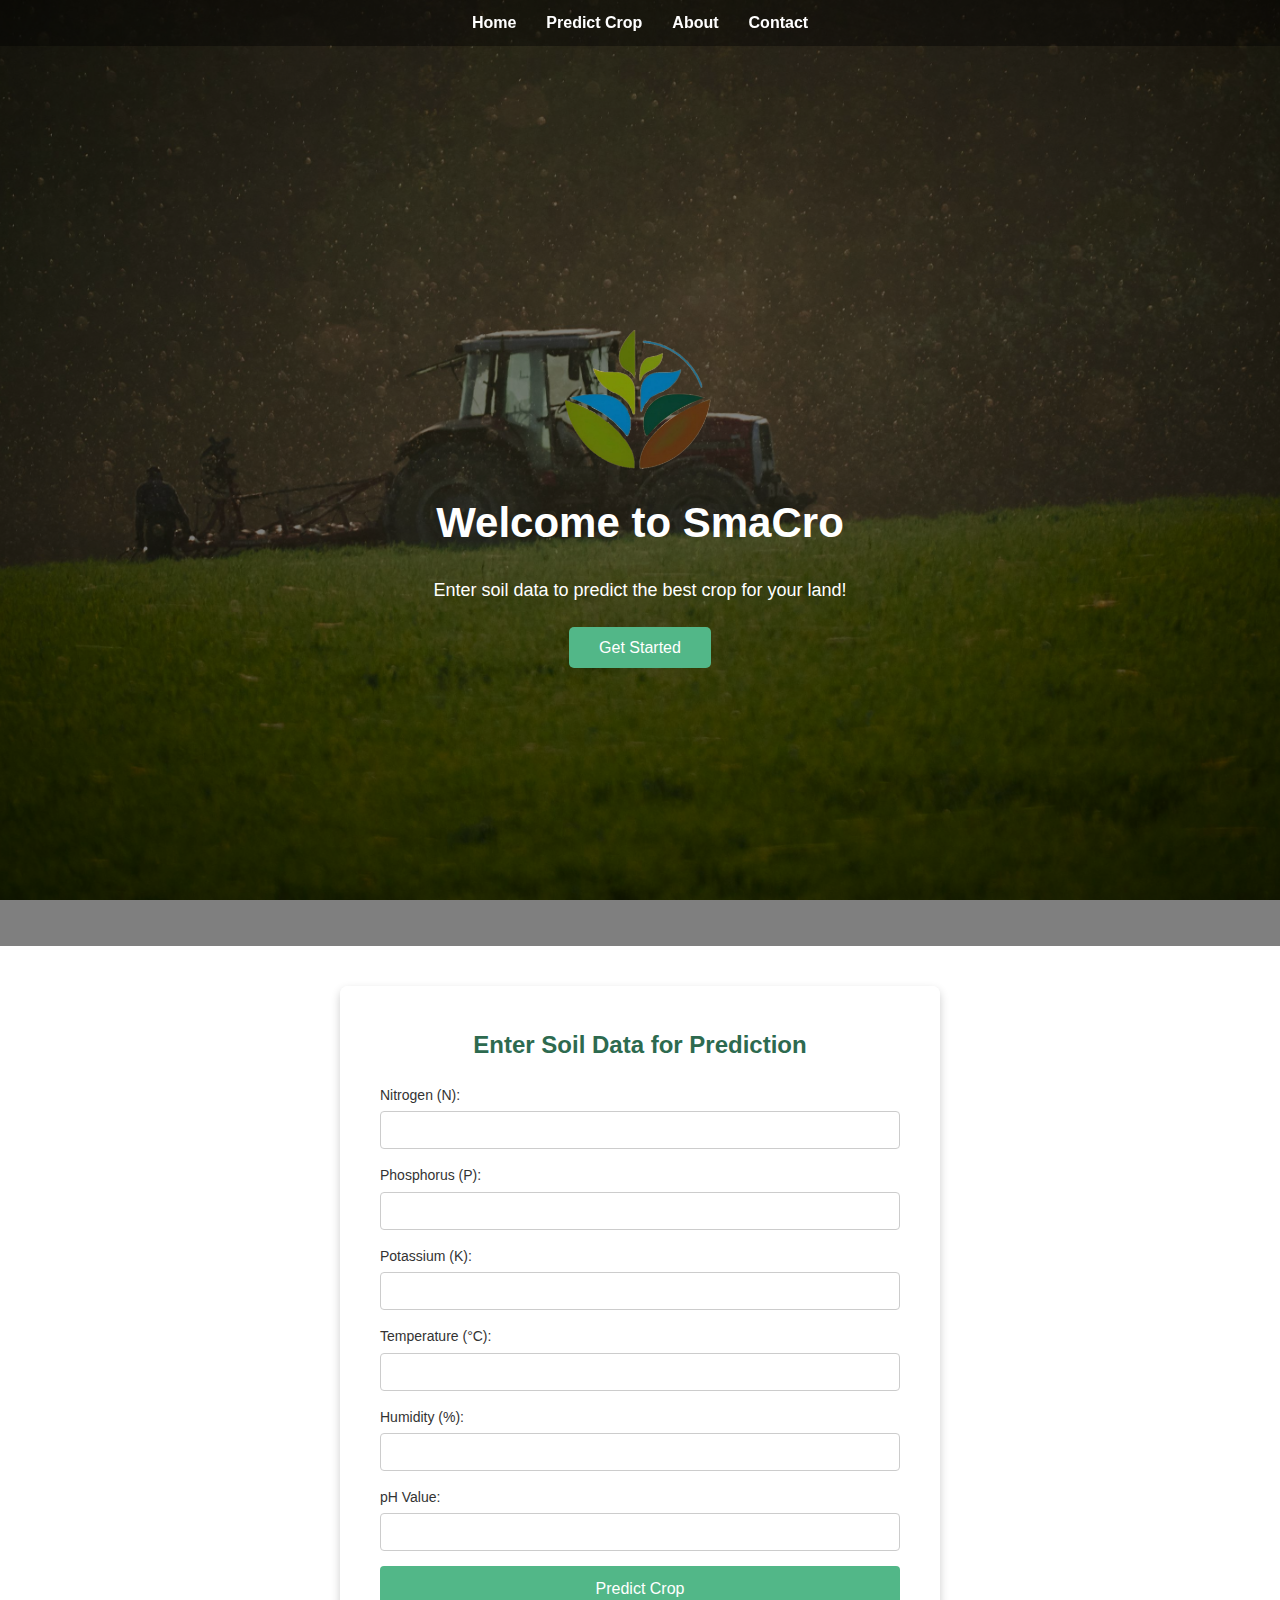
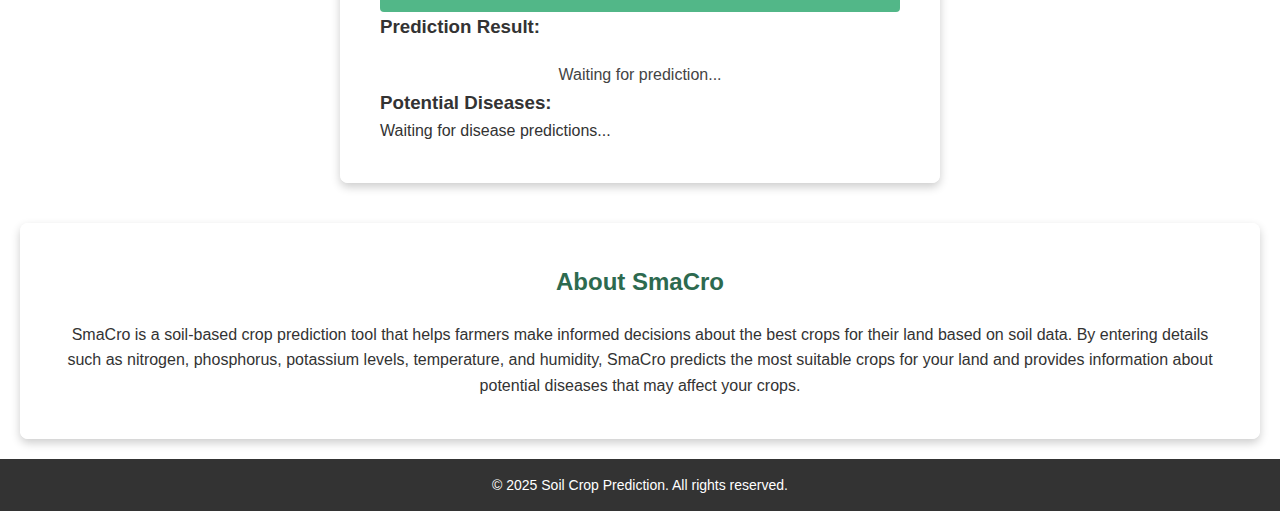
<file: index.html>
<!DOCTYPE html>
<html lang="en">
<head>
    <meta charset="UTF-8">
    <meta name="viewport" content="width=device-width, initial-scale=1.0">
    <title>SmaCro</title>
    <link rel="stylesheet" href="style.css">
</head>
<body>
    <header>
        <nav>
            <ul>
                <li><a href="#home">Home</a></li>
                <li><a href="#form">Predict Crop</a></li>
                <li><a href="#about">About</a></li> <!-- About link added -->
                <li><a href="#contact">Contact</a></li>
            </ul>
        </nav>
    </header>

    <!-- Home Section -->
    <section id="home" class="hero">
        <div class="hero-content">
            <img src="9.png" alt="SmaCro Logo" class="logo">
            <h1>Welcome to SmaCro</h1>
            <p>Enter soil data to predict the best crop for your land!</p>
            <a href="#form" class="btn">Get Started</a>
        </div>
    </section>

    <!-- Form Section for Soil Data -->
    <section id="form" class="form-section">
        <div class="container">
            <h2>Enter Soil Data for Prediction</h2>
            <form id="soil-form">
                <label for="nitrogen">Nitrogen (N):</label>
                <input type="number" id="nitrogen" name="nitrogen" required>

                <label for="phosphorus">Phosphorus (P):</label>
                <input type="number" id="phosphorus" name="phosphorus" required>

                <label for="potassium">Potassium (K):</label>
                <input type="number" id="potassium" name="potassium" required>

                <label for="temperature">Temperature (°C):</label>
                <input type="number" id="temperature" name="temperature" step="0.1" required>

                <label for="humidity">Humidity (%):</label>
                <input type="number" id="humidity" name="humidity" step="0.1" required>

                <label for="ph_value">pH Value:</label>
                <input type="number" id="ph_value" name="ph_value" step="0.1" required>

                <button type="submit">Predict Crop</button>
            </form>

            <h3>Prediction Result:</h3>
            <p id="result">Waiting for prediction...</p>
            <h3>Potential Diseases:</h3>
            <p id="diseases">Waiting for disease predictions...</p>
        </div>
    </section>

    <!-- About Section -->
    <section id="about" class="about-section">
        <div class="container">
            <h2>About SmaCro</h2>
            <p>SmaCro is a soil-based crop prediction tool that helps farmers make informed decisions about the best crops for their land based on soil data. By entering details such as nitrogen, phosphorus, potassium levels, temperature, and humidity, SmaCro predicts the most suitable crops for your land and provides information about potential diseases that may affect your crops.</p>
        </div>
    </section>

    <!-- Footer -->
    <footer>
        <p>&copy; 2025 Soil Crop Prediction. All rights reserved.</p>
    </footer>

    <script>
        document.getElementById("soil-form").addEventListener("submit", function(event) {
            event.preventDefault(); // prevent refreshing the page
            const inputData = {
                nitrogen: document.getElementById("nitrogen").value,
                phosphorus: document.getElementById("phosphorus").value,
                potassium: document.getElementById("potassium").value,
                temperature: document.getElementById("temperature").value,
                humidity: document.getElementById("humidity").value,
                ph_value: document.getElementById("ph_value").value,
            };

            // Fetch Crop and Disease Prediction to backend
            fetch("http://localhost:5000/predict", {
                method: "POST",
                headers: { "Content-Type": "application/json" },
                body: JSON.stringify(inputData),
            })
                .then((response) => {
                    if (!response.ok) throw new Error(`HTTP error! status: ${response.status}`);
                    return response.json();
                })
                .then((data) => {
                    if (data.prediction) {
                        // Display crop and disease prediction results
                        const { crop, disease } = data.prediction;
                        document.getElementById("result").textContent = `Predicted Crop: ${crop}`;
                        document.getElementById("diseases").textContent = `Potential Diseases: ${disease}`;
                    } else {
                        document.getElementById("result").textContent = `Error: ${data.error}`;
                        document.getElementById("diseases").textContent = `Error: ${data.error}`;
                    }
                })
                .catch((error) => {
                    document.getElementById("result").textContent = `An error occurred: ${error.message}`;
                    document.getElementById("diseases").textContent = `Could not fetch disease predictions: ${error.message}`;
                });
        });
    </script>
</body>
</html>
</file>
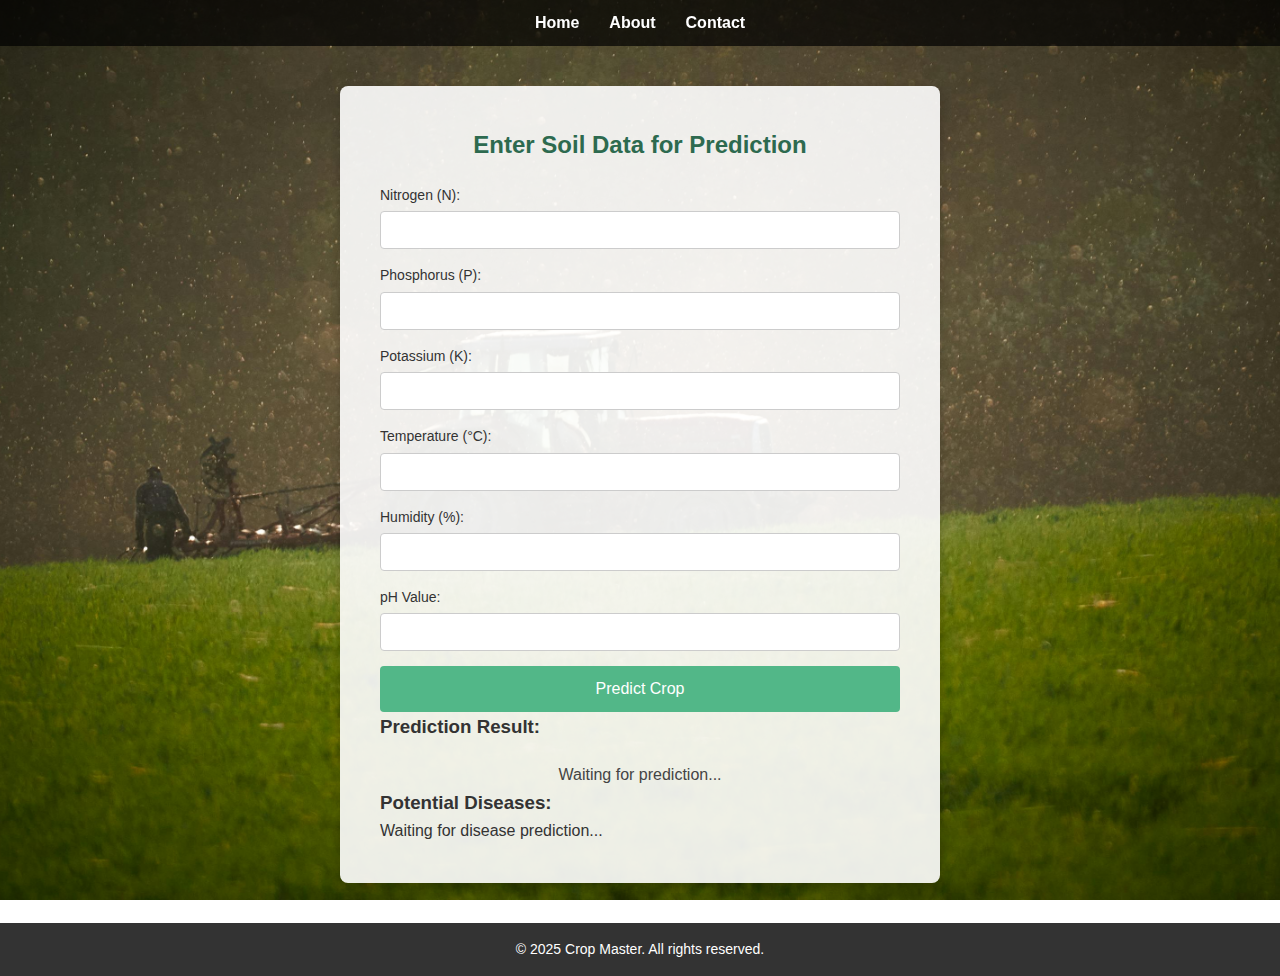
<file: predict .html>
<!DOCTYPE html>
<html lang="en">
<head>
    <meta charset="UTF-8">
    <meta name="viewport" content="width=device-width, initial-scale=1.0">
    <title>Predict Crop - SmaCro</title>
    <link rel="stylesheet" href="style.css">
</head>
<body>
    <header>
        <nav>
            <ul>
                <li><a href="index.html#home">Home</a></li>
                <li><a href="index.html#about">About</a></li>
                <li><a href="index.html#contact">Contact</a></li>
            </ul>
        </nav>
    </header>

    <section id="form" class="form-section">
        <div class="container">
            <h2>Enter Soil Data for Prediction</h2>
            <form id="soil-form">
                <label for="nitrogen">Nitrogen (N):</label>
                <input type="number" id="nitrogen" name="nitrogen" required>

                <label for="phosphorus">Phosphorus (P):</label>
                <input type="number" id="phosphorus" name="phosphorus" required>

                <label for="potassium">Potassium (K):</label>
                <input type="number" id="potassium" name="potassium" required>

                <label for="temperature">Temperature (°C):</label>
                <input type="number" id="temperature" name="temperature" step="0.1" required>

                <label for="humidity">Humidity (%):</label>
                <input type="number" id="humidity" name="humidity" step="0.1" required>

                <label for="ph_value">pH Value:</label>
                <input type="number" id="ph_value" name="ph_value" step="0.1" required>

                <button type="submit">Predict Crop</button>
            </form>

            <h3>Prediction Result:</h3>
            <p id="result">Waiting for prediction...</p>

            <h3>Potential Diseases:</h3>
            <p id="disease-result">Waiting for disease prediction...</p>
        </div>
    </section>

    <footer>
        <p>&copy; 2025 Crop Master. All rights reserved.</p>
    </footer>
    <script src="script.js"></script>
</body>
</html>
</file>
<file: style.css>
* {
    margin: 0;
    padding: 0;
    box-sizing: border-box;
}

body {
    font-family: 'Arial', sans-serif;
    line-height: 1.6;
    color: #333;
    background: url('pexels-doubleseven-2332736.jpg') no-repeat center center fixed;
    background-size: cover;
}

header {
    background: rgba(0, 0, 0, 0.7);
    color: white;
    padding: 10px 0;
    position: sticky;
    inset-block-start: 0;
    z-index: 1000;
}

nav ul {
    display: flex;
    justify-content: center;
    list-style: none;
}

nav ul li {
    margin: 0 15px;
}

nav ul li a {
    text-decoration: none;
    color: white;
    font-size: 16px;
    font-weight: bold;
    transition: color 0.3s ease;
}

nav ul li a:hover {
    color: #52b788;
}

.hero {
    block-size: 100vh;
    text-align: center;
    color: white;
    display: flex;
    flex-direction: column;
    justify-content: center;
    align-items: center;
    background: rgba(0, 0, 0, 0.5);
}

.hero h1 {
    font-size: 42px;
    font-weight: bold;
    margin-block-end: 20px;
}

.hero p {
    font-size: 18px;
    margin-block-end: 30px;
}

.hero a {
    padding: 12px 30px;
    background: #52b788;
    color: white;
    font-size: 16px;
    text-decoration: none;
    border-radius: 5px;
    transition: background 0.3s ease;
}

.hero a:hover {
    background: #40916c;
}

.form-section {
    background: rgba(255, 255, 255, 0.9);
    padding: 40px;
    margin: 40px auto;
    max-inline-size: 600px;
    border-radius: 8px;
    box-shadow: 0px 4px 10px rgba(0, 0, 0, 0.2);
}

.form-section h2 {
    color: #2d6a4f;
    margin-block-end: 20px;
    text-align: center;
}

label {
    font-size: 14px;
    margin-block-end: 5px;
    display: block;
}

input[type="number"] {
    inline-size: 100%;
    padding: 10px;
    margin-block-end: 15px;
    border: 1px solid #ccc;
    border-radius: 4px;
    font-size: 14px;
}

button[type="submit"] {
    inline-size: 100%;
    background: #52b788;
    color: white;
    border: none;
    padding: 14px;
    font-size: 16px;
    border-radius: 4px;
    cursor: pointer;
    transition: background 0.3s ease;
}

button[type="submit"]:hover {
    background: #40916c;
}

#result {
    margin-block-start: 20px;
    font-size: 16px;
    color: #444;
    text-align: center;
}

.about-section, .contact-section {
    padding: 40px;
    text-align: center;
    background: rgba(255, 255, 255, 0.9);
    margin: 20px;
    border-radius: 8px;
    box-shadow: 0px 4px 10px rgba(0, 0, 0, 0.2);
}

.about-section h2, .contact-section h2 {
    color: #2d6a4f;
    margin-block-end: 20px;
}

footer {
    background: rgba(0, 0, 0, 0.8);
    color: white;
    text-align: center;
    padding: 15px 0;
    font-size: 14px;
}
.logo {
    display: block;
    margin: 0 auto;
    max-inline-size: 150px; /* Adjust the width as needed */
    block-size: auto; /* Maintain aspect ratio */
    margin-block-end: 20px; /* Space between the logo and the header */
}
</file>
